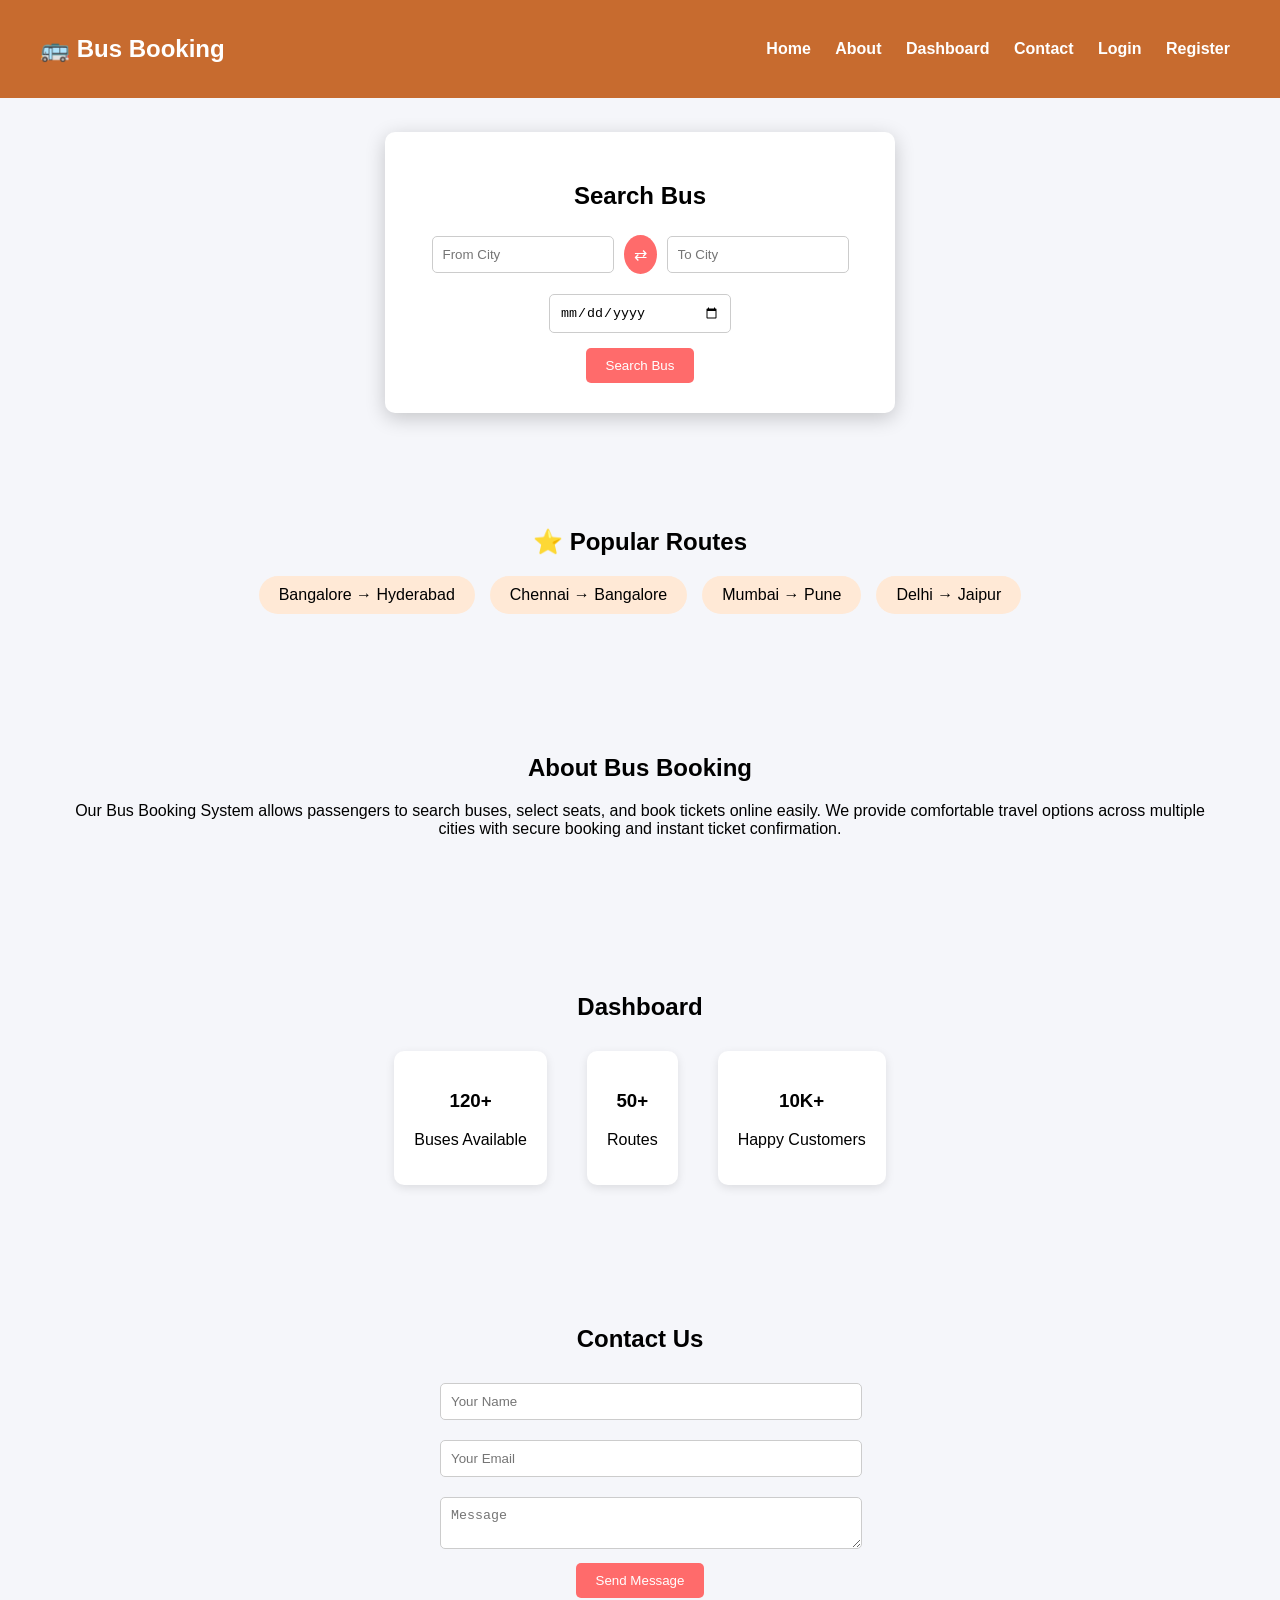
<file: index.html>
<!DOCTYPE html>
<html>
<head>

<title>Bus Booking</title>

<style>

body{
margin:0;
font-family:Arial;
background:#f5f6fa;
scroll-behavior:smooth;
}

/* NAVBAR */

.navbar{
display:flex;
justify-content:space-between;
align-items:center;
padding:15px 40px;
background:#c76b2f;
color:white;
}

.navbar a{
color:white;
text-decoration:none;
margin:0 10px;
font-weight:bold;
}

/* HERO */

.hero{
height:350px;
display:flex;
justify-content:center;
align-items:center;
background-size:cover;
background-position:center;
animation:slide 15s infinite;
}

/* SLIDESHOW */

@keyframes slide{

0%{
background-image:url("https://images.unsplash.com/photo-1544620347-c4fd4a3d5957");
}

33%{
background-image:url("https://images.unsplash.com/photo-1509749837427-ac94a2553d0e");
}

66%{
background-image:url("https://images.unsplash.com/photo-1494515843206-f3117d3f51b7");
}

100%{
background-image:url("https://images.unsplash.com/photo-1544620347-c4fd4a3d5957");
}

}

/* SEARCH BOX */

.search-box{
background:white;
padding:30px;
border-radius:10px;
width:450px;
box-shadow:0 5px 20px rgba(0,0,0,0.2);
text-align:center;
}

.search-row{
display:flex;
justify-content:center;
align-items:center;
margin-bottom:10px;
}

.search-box input{
padding:10px;
margin:5px;
width:160px;
border-radius:5px;
border:1px solid #ccc;
}

.swap-btn{
background:#ff6b6b;
color:white;
border:none;
padding:10px;
margin:5px;
border-radius:50%;
cursor:pointer;
font-size:16px;
}

.search-btn{
background:#ff6b6b;
border:none;
padding:10px 20px;
color:white;
border-radius:5px;
cursor:pointer;
margin-top:10px;
}

/* SECTION */

.section{
padding:60px;
text-align:center;
}

/* ROUTES */

.routes{
display:flex;
justify-content:center;
gap:15px;
margin-top:20px;
flex-wrap:wrap;
}

.route{
background:#ffe9d6;
padding:10px 20px;
border-radius:20px;
}

/* DASHBOARD */

.stats{
display:flex;
justify-content:center;
gap:40px;
margin-top:30px;
}

.stat{
background:white;
padding:20px;
border-radius:10px;
box-shadow:0 3px 10px rgba(0,0,0,0.1);
}

/* CONTACT */

.contact-box{
max-width:400px;
margin:auto;
}

.contact-box input,
.contact-box textarea{
width:100%;
padding:10px;
margin:10px 0;
border-radius:5px;
border:1px solid #ccc;
}

.contact-box button{
background:#ff6b6b;
border:none;
padding:10px 20px;
color:white;
border-radius:5px;
cursor:pointer;
}

</style>

</head>

<body>

<!-- NAVBAR -->

<div class="navbar">

<h2>🚌 Bus Booking</h2>

<div>

<a href="#home">Home</a>
<a href="#about">About</a>
<a href="#dashboard">Dashboard</a>
<a href="#contact">Contact</a>
<a href="#">Login</a>
<a href="#">Register</a>

</div>

</div>


<!-- HOME -->

<section id="home" class="hero">

<div class="search-box">

<h2>Search Bus</h2>

<div class="search-row">

<input type="text" id="from" placeholder="From City">

<button onclick="swapCities()" class="swap-btn">⇄</button>

<input type="text" id="to" placeholder="To City">

</div>

<input type="date" id="date">

<br>

<button class="search-btn" onclick="searchBus()">
Search Bus
</button>

</div>

</section>


<!-- POPULAR ROUTES -->

<section class="section">

<h2>⭐ Popular Routes</h2>

<div class="routes">

<div class="route">Bangalore → Hyderabad</div>
<div class="route">Chennai → Bangalore</div>
<div class="route">Mumbai → Pune</div>
<div class="route">Delhi → Jaipur</div>

</div>

</section>


<!-- ABOUT -->

<section id="about" class="section">

<h2>About Bus Booking</h2>

<p>

Our Bus Booking System allows passengers to search buses,
select seats, and book tickets online easily.

We provide comfortable travel options across multiple cities
with secure booking and instant ticket confirmation.

</p>

</section>


<!-- DASHBOARD -->

<section id="dashboard" class="section">

<h2>Dashboard</h2>

<div class="stats">

<div class="stat">
<h3>120+</h3>
<p>Buses Available</p>
</div>

<div class="stat">
<h3>50+</h3>
<p>Routes</p>
</div>

<div class="stat">
<h3>10K+</h3>
<p>Happy Customers</p>
</div>

</div>

</section>


<!-- CONTACT -->

<section id="contact" class="section">

<h2>Contact Us</h2>

<div class="contact-box">

<input type="text" id="name" placeholder="Your Name">
<input type="email" id="email" placeholder="Your Email">
<textarea id="msg" placeholder="Message"></textarea>

<button onclick="sendMessage()">Send Message</button>

</div>

</section>


<script>

/* SWAP CITIES */

function swapCities(){

let from = document.getElementById("from")
let to = document.getElementById("to")

let temp = from.value
from.value = to.value
to.value = temp

}


/* SEARCH BUS */

function searchBus(){

let from=document.getElementById("from").value
let to=document.getElementById("to").value
let date=document.getElementById("date").value

if(from=="" || to=="" || date==""){

alert("Enter all fields")
return

}

localStorage.setItem("from",from)
localStorage.setItem("to",to)
localStorage.setItem("date",date)

window.location="buses.html"

}


/* CONTACT MESSAGE */

function sendMessage(){

let name=document.getElementById("name").value
let email=document.getElementById("email").value
let msg=document.getElementById("msg").value

if(name=="" || email=="" || msg==""){

alert("Please fill all fields")
return

}

alert("Message Sent Successfully ✅")

}

</script>

</body>
</html>
</file>
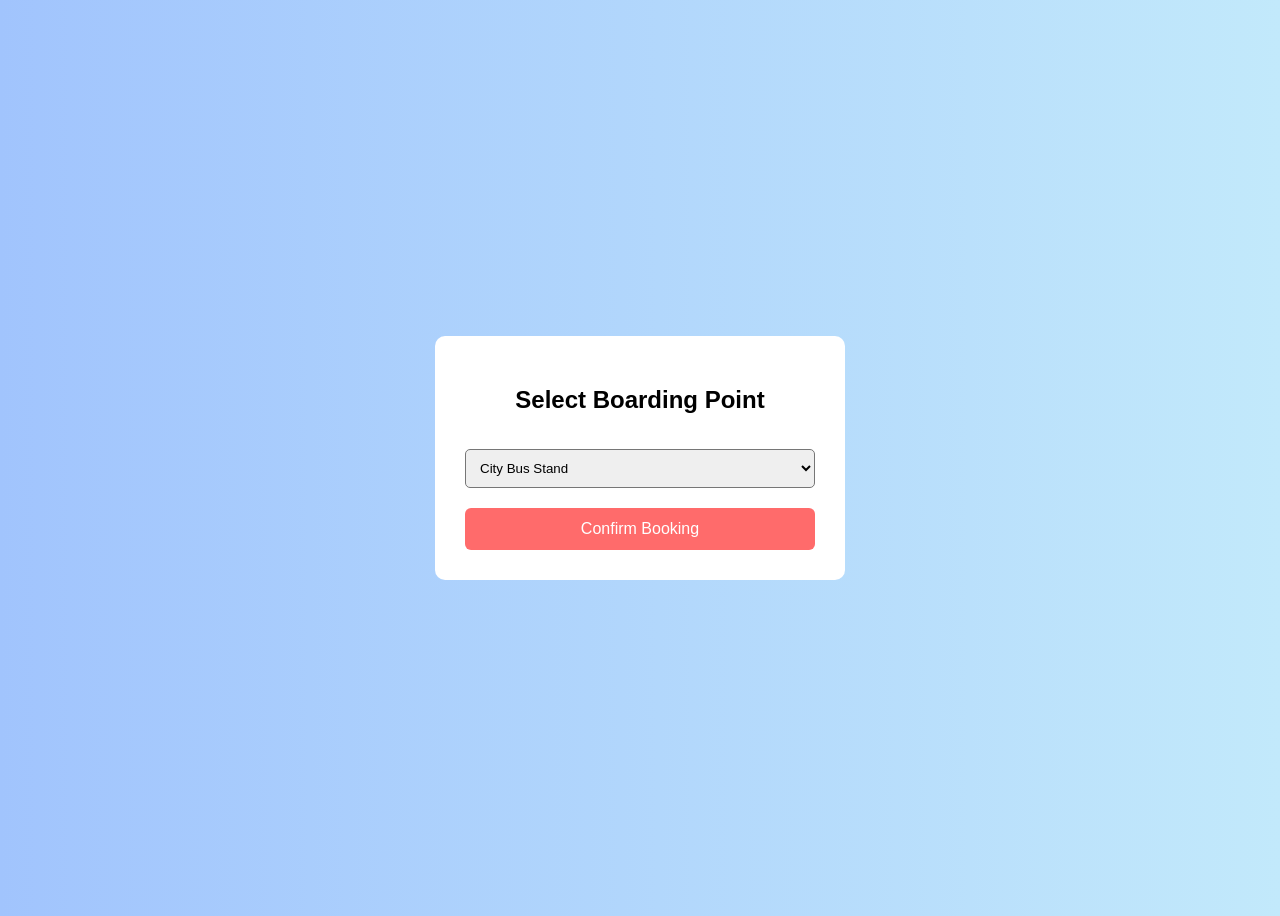
<file: boarding.html>
<!DOCTYPE html>
<html>

<head>

<title>Select Boarding Point</title>

<style>

body{
font-family:Arial;
background:linear-gradient(to right,#a1c4fd,#c2e9fb);
display:flex;
justify-content:center;
align-items:center;
height:100vh;
}

.box{
background:white;
padding:30px;
border-radius:10px;
width:350px;
text-align:center;
}

select{
width:100%;
padding:10px;
margin-top:15px;
border-radius:5px;
}

button{
margin-top:20px;
width:100%;
padding:12px;
background:#ff6b6b;
border:none;
color:white;
font-size:16px;
border-radius:6px;
cursor:pointer;
}

</style>

</head>

<body>

<div class="box">

<h2>Select Boarding Point</h2>

<select id="boarding"></select>

<button onclick="confirmBooking()">Confirm Booking</button>

</div>


<script>

/* GET DESTINATION CITY FROM SEARCH PAGE */

let toCity = localStorage.getItem("to") || "City"


/* CREATE BOARDING POINTS AUTOMATICALLY */

let boardingPoints = [

toCity + " Bus Stand",
toCity + " Railway Station",
toCity + " City Center",
toCity + " Highway Stop",
toCity + " Main Market"

]


/* DISPLAY BOARDING OPTIONS */

let select = document.getElementById("boarding")

boardingPoints.forEach(point => {

let option = document.createElement("option")

option.value = point
option.text = point

select.appendChild(option)

})


/* SAVE BOARDING POINT */

function confirmBooking(){

let boarding = document.getElementById("boarding").value

localStorage.setItem("boarding",boarding)

window.location = "ticket.html"

}

</script>

</body>

</html>
</file>
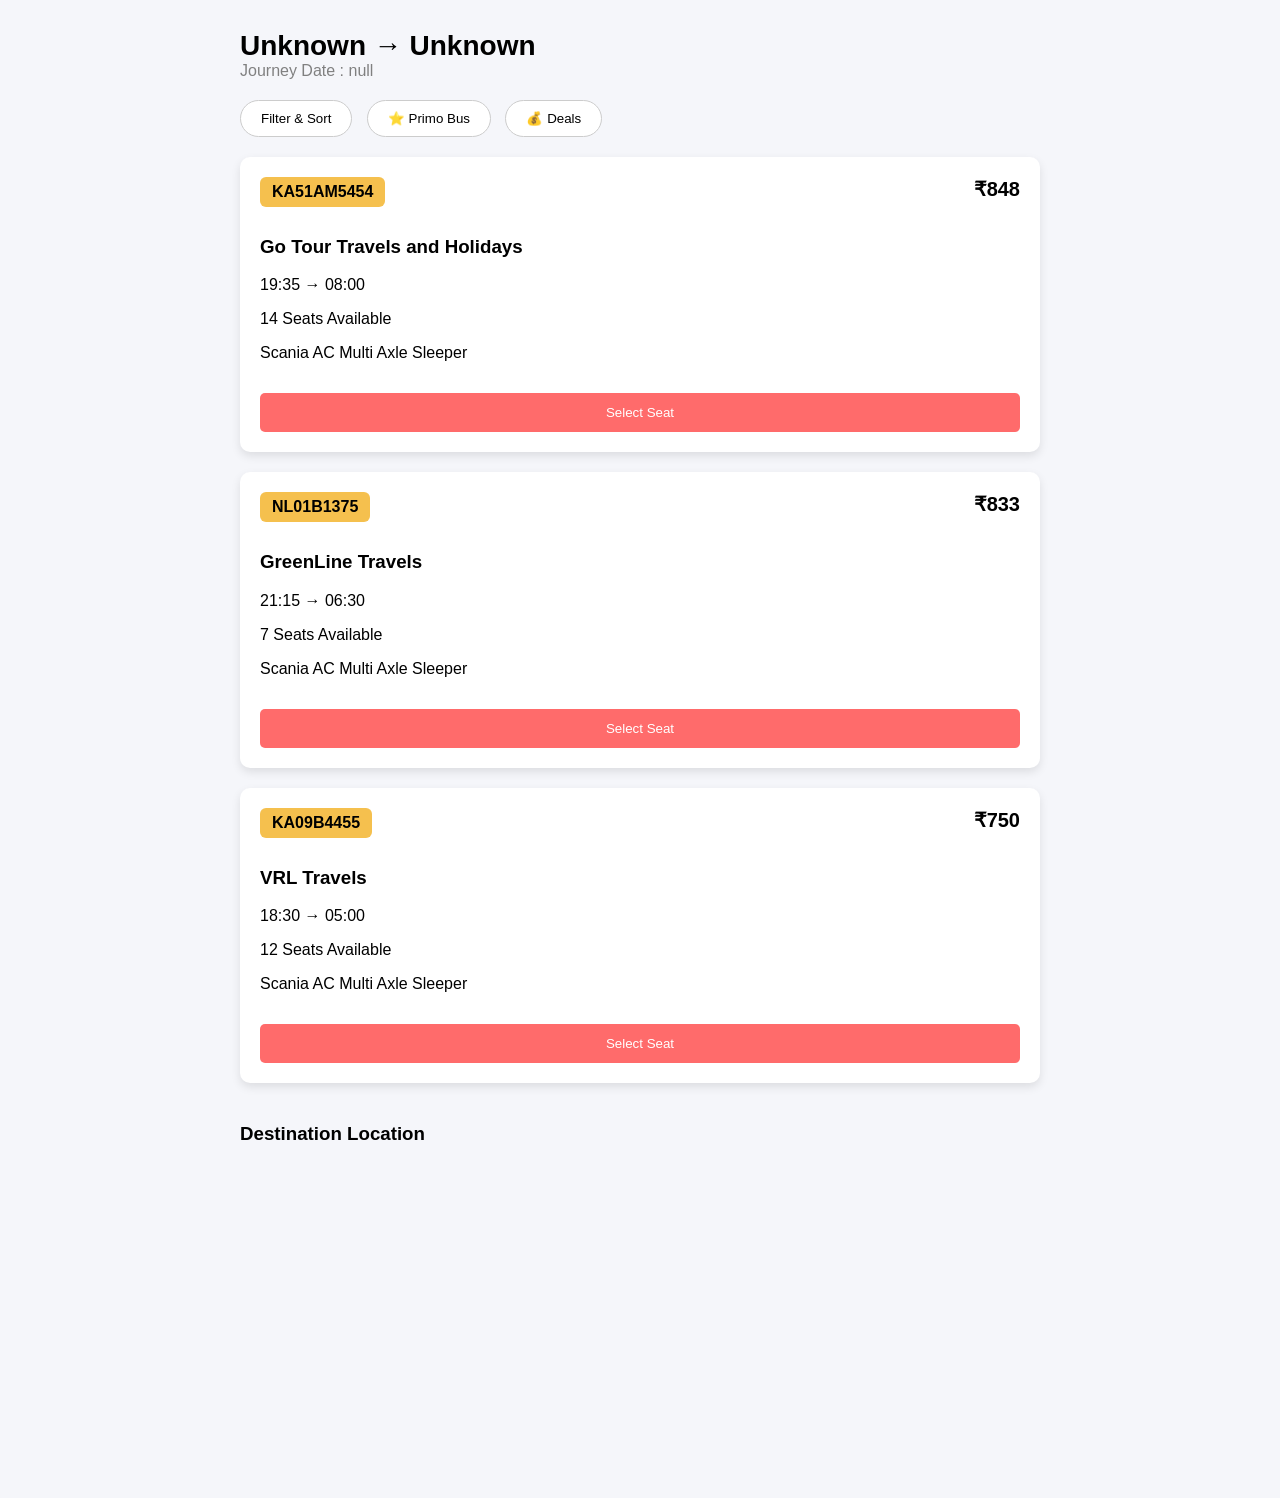
<file: buses.html>
<!DOCTYPE html>
<html>
<head>

<title>Available Buses</title>

<style>

body{
font-family:Arial;
background:#f5f6fa;
margin:0;
}

.container{
width:800px;
margin:auto;
padding:30px;
}

.route{
font-size:28px;
font-weight:bold;
}

.date{
color:gray;
margin-bottom:20px;
}

.filters{
margin-bottom:20px;
}

.filter-btn{
padding:10px 20px;
border-radius:20px;
border:1px solid #ccc;
background:white;
margin-right:10px;
cursor:pointer;
}

.bus-card{
background:white;
border-radius:10px;
padding:20px;
margin-bottom:20px;
box-shadow:0 4px 10px rgba(0,0,0,0.1);
}

.bus-number{
background:#f5c04e;
display:inline-block;
padding:6px 12px;
border-radius:6px;
font-weight:bold;
margin-bottom:10px;
}

.price{
float:right;
font-size:20px;
font-weight:bold;
}

.select-btn{
width:100%;
background:#ff6b6b;
border:none;
color:white;
padding:12px;
margin-top:15px;
border-radius:5px;
cursor:pointer;
}

.map-box{
margin-top:40px;
}

</style>

</head>

<body>

<div class="container">

<div class="route" id="routeText"></div>
<div class="date" id="journeyDate"></div>

<div class="filters">
<button class="filter-btn">Filter & Sort</button>
<button class="filter-btn">⭐ Primo Bus</button>
<button class="filter-btn">💰 Deals</button>
</div>

<div id="busList"></div>


<!-- GOOGLE MAP -->

<div class="map-box">

<h3>Destination Location</h3>

<iframe
id="mapFrame"
width="100%"
height="300"
style="border:0"
loading="lazy"
allowfullscreen>
</iframe>

</div>

</div>


<script>

let from = localStorage.getItem("from")
let to = localStorage.getItem("to")
let date = localStorage.getItem("date")

if(!from || !to){
from="Unknown"
to="Unknown"
}

document.getElementById("routeText").innerHTML =
from + " → " + to

document.getElementById("journeyDate").innerHTML =
"Journey Date : " + date


/* GOOGLE MAP */

let map=document.getElementById("mapFrame")

map.src="https://www.google.com/maps?q="+to+"&output=embed"


let buses=[

{
number:"KA51AM5454",
name:"Go Tour Travels and Holidays",
time:"19:35 → 08:00",
seats:14,
price:848
},

{
number:"NL01B1375",
name:"GreenLine Travels",
time:"21:15 → 06:30",
seats:7,
price:833
},

{
number:"KA09B4455",
name:"VRL Travels",
time:"18:30 → 05:00",
seats:12,
price:750
}

]


function renderBuses(){

let html=""

buses.forEach(bus=>{

html+=`

<div class="bus-card">

<div class="bus-number">${bus.number}</div>

<div class="price">₹${bus.price}</div>

<h3>${bus.name}</h3>

<p>${bus.time}</p>

<p>${bus.seats} Seats Available</p>

<p>Scania AC Multi Axle Sleeper</p>

<button class="select-btn"
onclick="selectSeat(${bus.price})">

Select Seat

</button>

</div>

`

})

document.getElementById("busList").innerHTML=html

}

renderBuses()


function selectSeat(price){

localStorage.setItem("seatPrice",price)

window.location="seats.html"

}

</script>

</body>
</html>
</file>
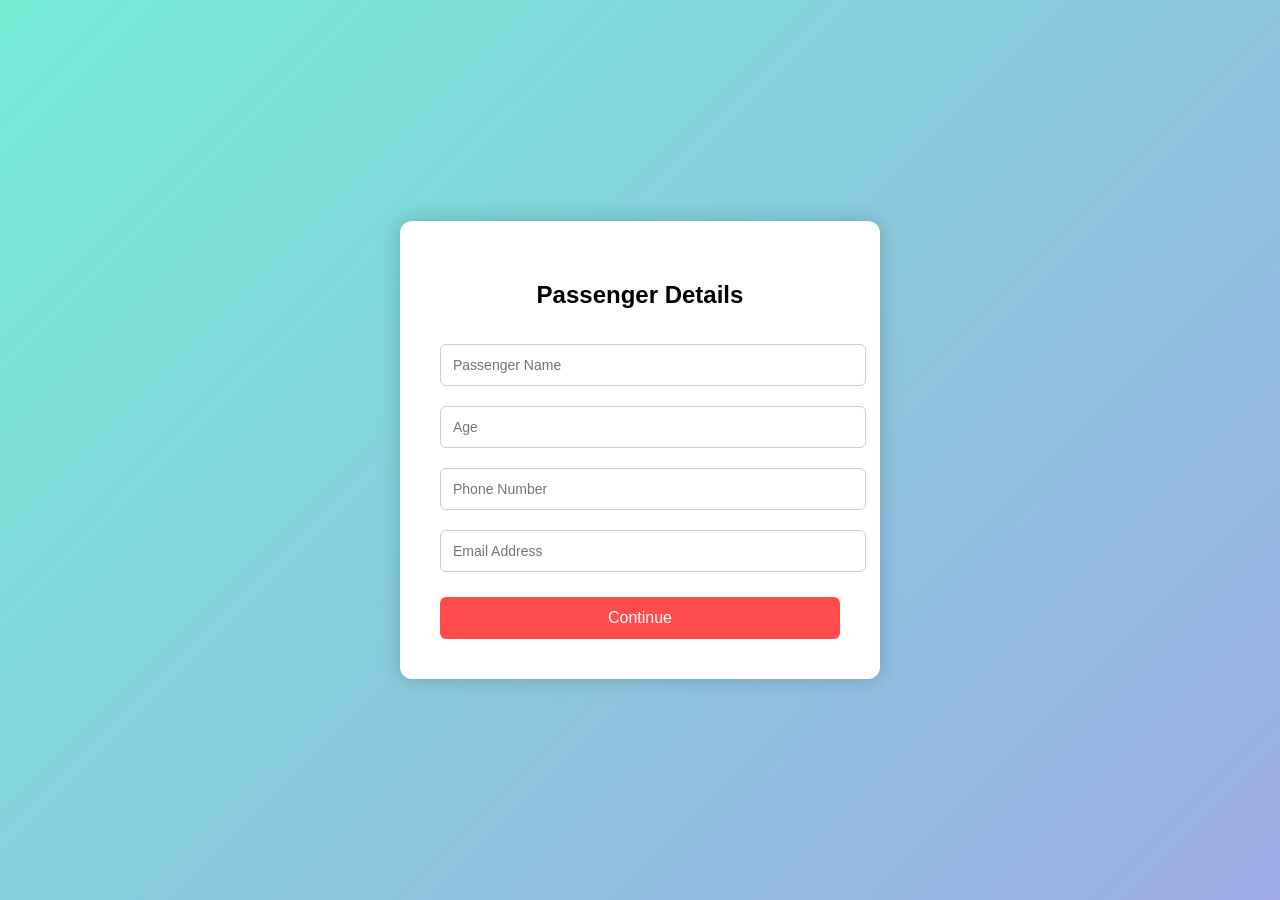
<file: passenger.html>
<!DOCTYPE html>
<html>

<head>

<title>Passenger Details</title>

<style>

body{
margin:0;
font-family:Arial;
background:linear-gradient(135deg,#74ebd5,#9face6);
display:flex;
justify-content:center;
align-items:center;
height:100vh;
}

/* CARD */

.container{
background:white;
padding:40px;
border-radius:12px;
box-shadow:0 0 20px rgba(0,0,0,0.2);
width:400px;
text-align:center;
}

h2{
margin-bottom:25px;
}

/* INPUT */

input{
width:100%;
padding:12px;
margin:10px 0;
border-radius:6px;
border:1px solid #ccc;
font-size:14px;
}

/* BUTTON */

button{
width:100%;
padding:12px;
margin-top:15px;
background:#ff4d4d;
color:white;
border:none;
border-radius:6px;
font-size:16px;
cursor:pointer;
}

button:hover{
background:#e63e3e;
}

</style>

</head>


<body>


<div class="container">

<h2>Passenger Details</h2>

<input type="text" id="name" placeholder="Passenger Name">

<input type="number" id="age" placeholder="Age">

<input type="text" id="phone" placeholder="Phone Number">

<input type="email" id="email" placeholder="Email Address">

<button onclick="nextPage()">

Continue

</button>

</div>


<script>

function nextPage(){

let name=document.getElementById("name").value
let age=document.getElementById("age").value
let phone=document.getElementById("phone").value
let email=document.getElementById("email").value

if(name=="" || age=="" || phone=="" || email==""){

alert("Please fill all fields")
return

}

localStorage.setItem("name",name)
localStorage.setItem("age",age)
localStorage.setItem("phone",phone)
localStorage.setItem("email",email)

window.location="boarding.html"

}

</script>


</body>
</html>
</file>
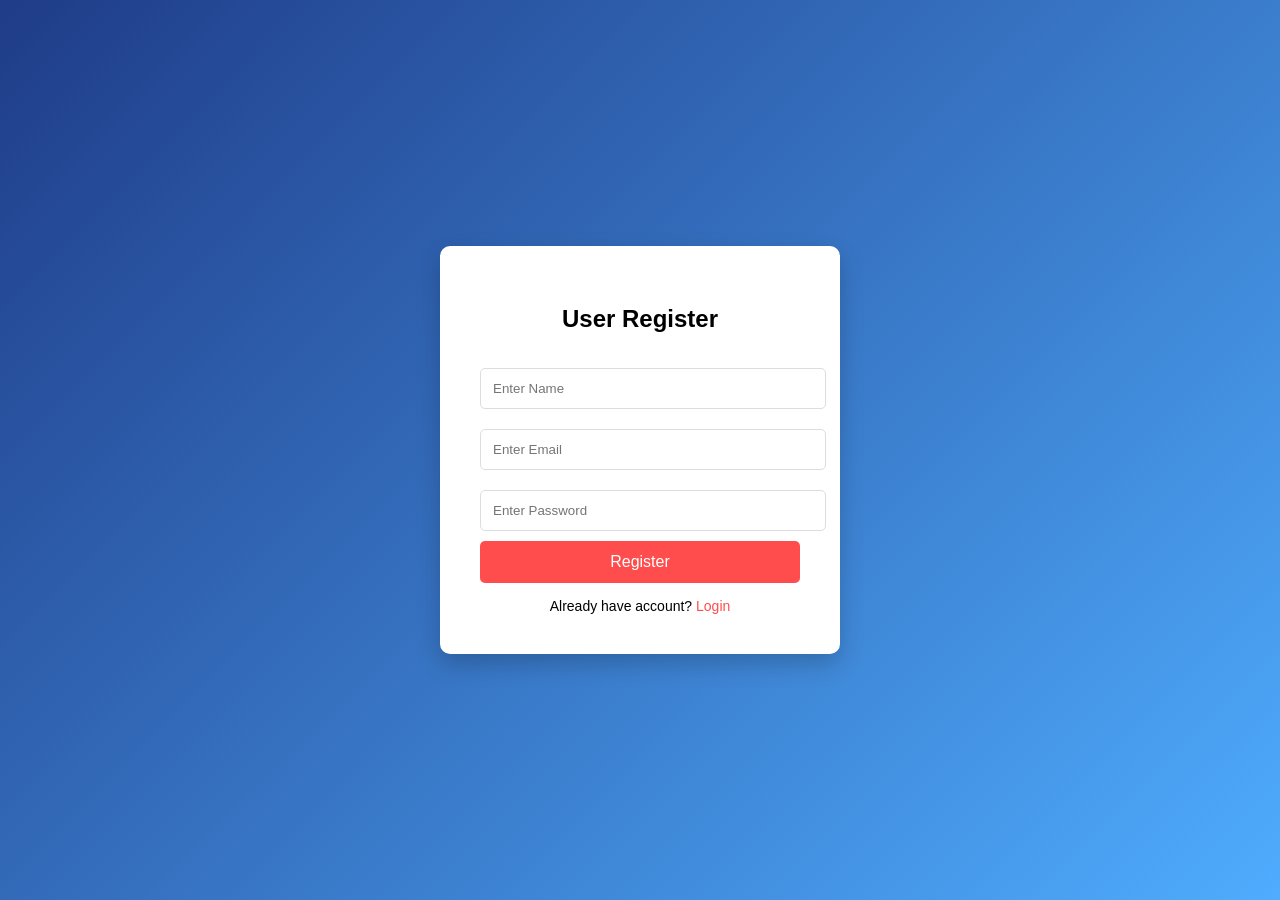
<file: register.html>
<!DOCTYPE html>
<html>

<head>

<title>User Register</title>

<style>

body{

margin:0;
height:100vh;
display:flex;
justify-content:center;
align-items:center;
background:linear-gradient(135deg,#1f3c88,#4facfe);
font-family:Arial;

}

/* REGISTER CARD */

.register-box{

background:white;
padding:40px;
border-radius:10px;
width:320px;
box-shadow:0 10px 25px rgba(0,0,0,0.2);
text-align:center;

}

.register-box h2{

margin-bottom:25px;

}

input{

width:100%;
padding:12px;
margin:10px 0;
border:1px solid #ddd;
border-radius:5px;

}

button{

width:100%;
padding:12px;
background:#ff4d4d;
border:none;
color:white;
border-radius:5px;
font-size:16px;
cursor:pointer;

}

button:hover{

background:#e63e3e;

}

.login-link{

margin-top:15px;
font-size:14px;

}

.login-link a{

color:#ff4d4d;
text-decoration:none;

}

</style>

</head>



<body>



<div class="register-box">

<h2>User Register</h2>

<input type="text" placeholder="Enter Name">

<input type="email" placeholder="Enter Email">

<input type="password" placeholder="Enter Password">

<button>Register</button>

<div class="login-link">

Already have account?

<a href="login.html">Login</a>

</div>

</div>



</body>

</html>
</file>
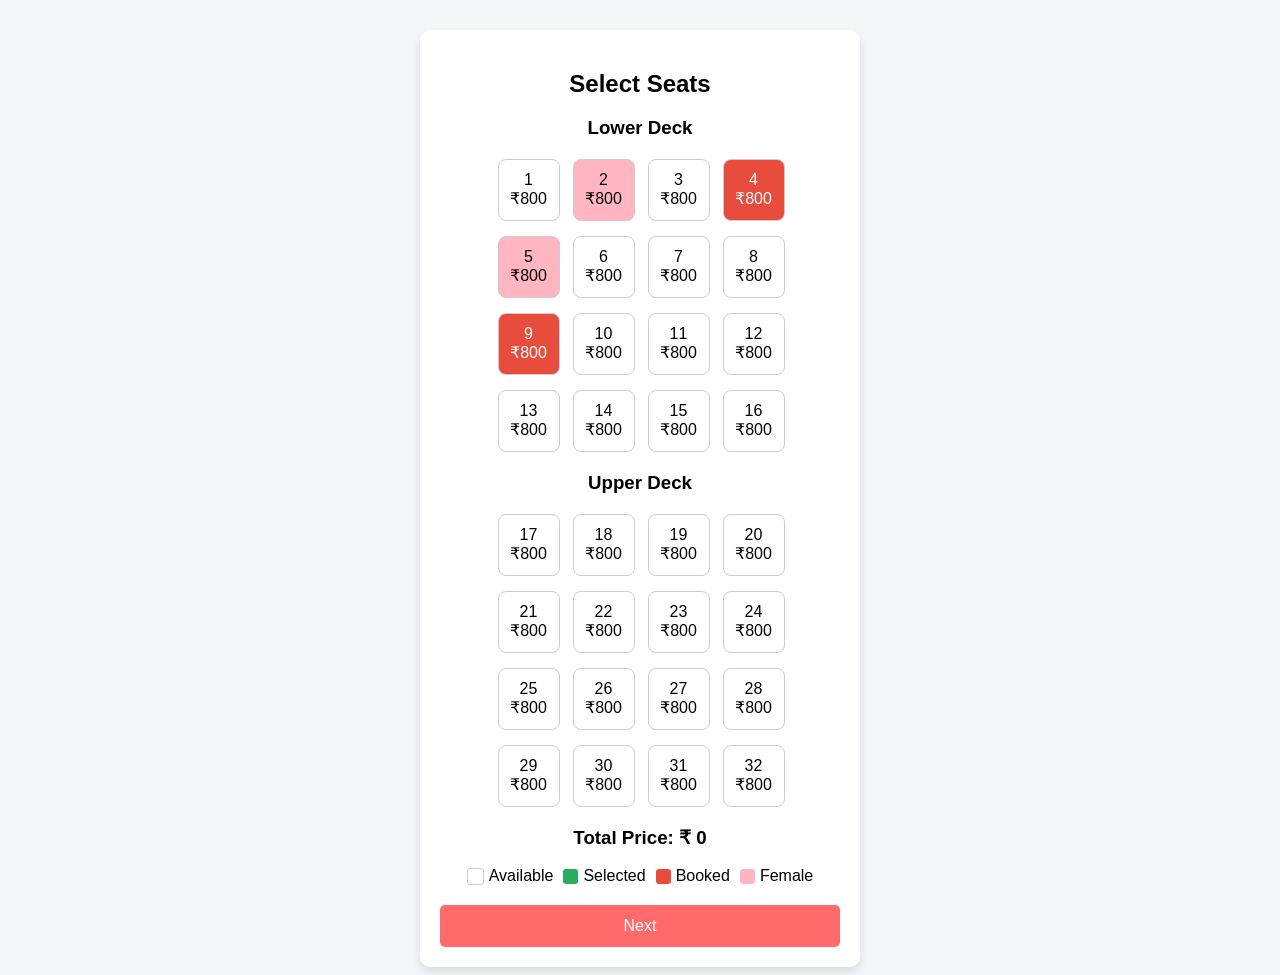
<file: seats.html>
<!DOCTYPE html>
<html>

<head>

<title>Select Seats</title>

<style>

body{
font-family:Arial;
background:#f5f6fa;
text-align:center;
}

.container{
width:400px;
margin:auto;
margin-top:30px;
background:white;
padding:20px;
border-radius:10px;
box-shadow:0 5px 10px rgba(0,0,0,0.1);
}

h2{
margin-bottom:10px;
}

.seat-grid{
display:grid;
grid-template-columns:repeat(4,60px);
gap:15px;
justify-content:center;
margin:20px 0;
}

.seat{
width:60px;
height:60px;
border:1px solid #ccc;
border-radius:8px;
display:flex;
flex-direction:column;
align-items:center;
justify-content:center;
cursor:pointer;
}

.available{
background:white;
}

.selected{
background:#27ae60;
color:white;
}

.booked{
background:#e74c3c;
color:white;
cursor:not-allowed;
}

.female{
background:#ffb6c1;
}

.legend{
display:flex;
justify-content:center;
gap:10px;
margin-top:15px;
}

.legend div{
display:flex;
align-items:center;
gap:5px;
}

.box{
width:15px;
height:15px;
border-radius:3px;
}

button{
margin-top:20px;
padding:12px;
width:100%;
background:#ff6b6b;
border:none;
color:white;
font-size:16px;
border-radius:5px;
cursor:pointer;
}

</style>

</head>

<body>


<div class="container">

<h2>Select Seats</h2>

<h3>Lower Deck</h3>

<div class="seat-grid" id="lowerDeck">

</div>


<h3>Upper Deck</h3>

<div class="seat-grid" id="upperDeck">

</div>


<h3>Total Price: ₹ <span id="price">0</span></h3>


<div class="legend">

<div><div class="box" style="background:white;border:1px solid #ccc"></div>Available</div>

<div><div class="box" style="background:#27ae60"></div>Selected</div>

<div><div class="box" style="background:#e74c3c"></div>Booked</div>

<div><div class="box" style="background:#ffb6c1"></div>Female</div>

</div>


<button onclick="nextPage()">Next</button>

</div>


<script>

let seatPrice = 800

let total = 0

let selectedSeats=[]


function createSeats(container,start,end){

for(let i=start;i<=end;i++){

let seat=document.createElement("div")

seat.classList.add("seat","available")

seat.innerHTML=i+"<br>₹"+seatPrice

seat.dataset.seat=i


/* female seats */

if(i==2||i==5){
seat.classList.add("female")
}


/* booked seats */

if(i==4||i==9){
seat.classList.remove("available")
seat.classList.add("booked")
}


seat.onclick=function(){

if(seat.classList.contains("booked")) return

if(seat.classList.contains("selected")){

seat.classList.remove("selected")
seat.classList.add("available")

total-=seatPrice
selectedSeats=selectedSeats.filter(s=>s!=i)

}else{

seat.classList.remove("available")
seat.classList.add("selected")

total+=seatPrice
selectedSeats.push(i)

}

document.getElementById("price").innerText=total

}

container.appendChild(seat)

}

}


createSeats(document.getElementById("lowerDeck"),1,16)

createSeats(document.getElementById("upperDeck"),17,32)



function nextPage(){

if(selectedSeats.length==0){

alert("Please select seat")

return

}

localStorage.setItem("selectedSeats",selectedSeats.join(","))

localStorage.setItem("totalAmount",total)

window.location="passenger.html"

}

</script>

</body>
</html>
</file>
